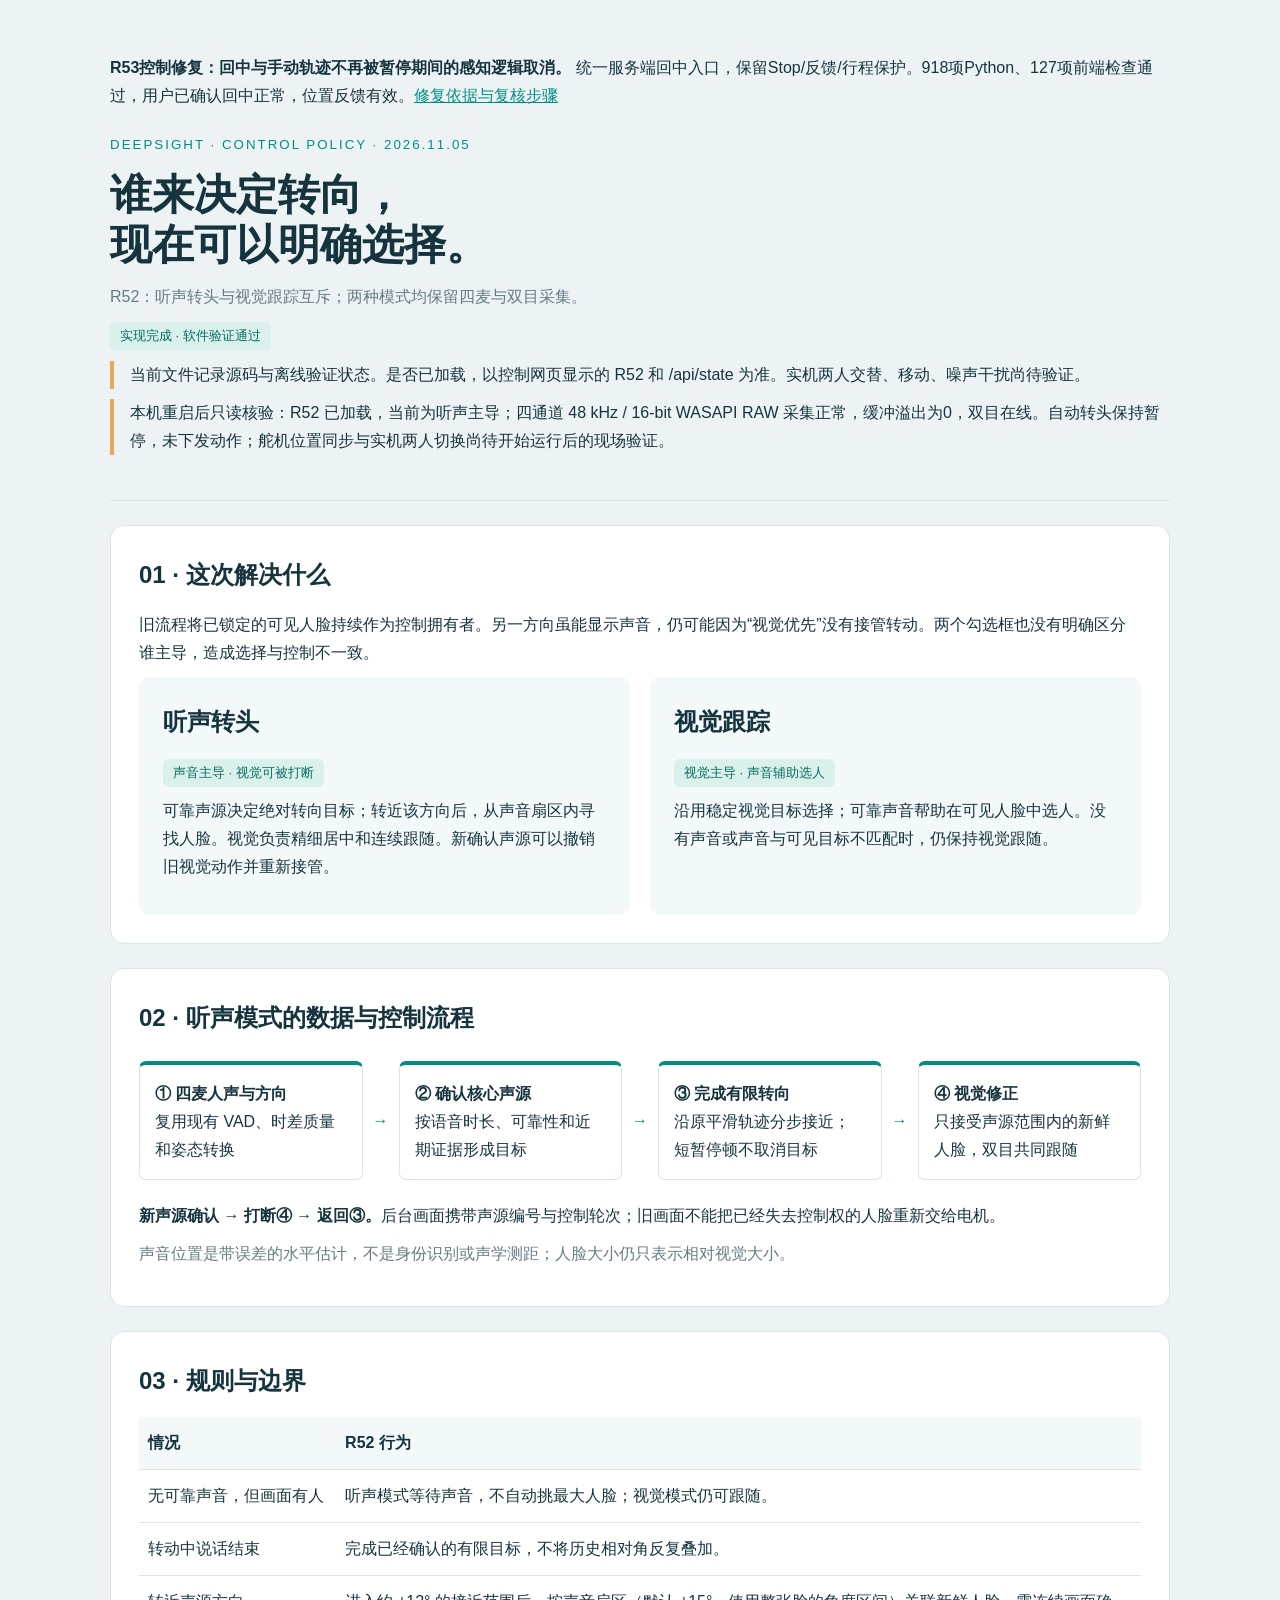
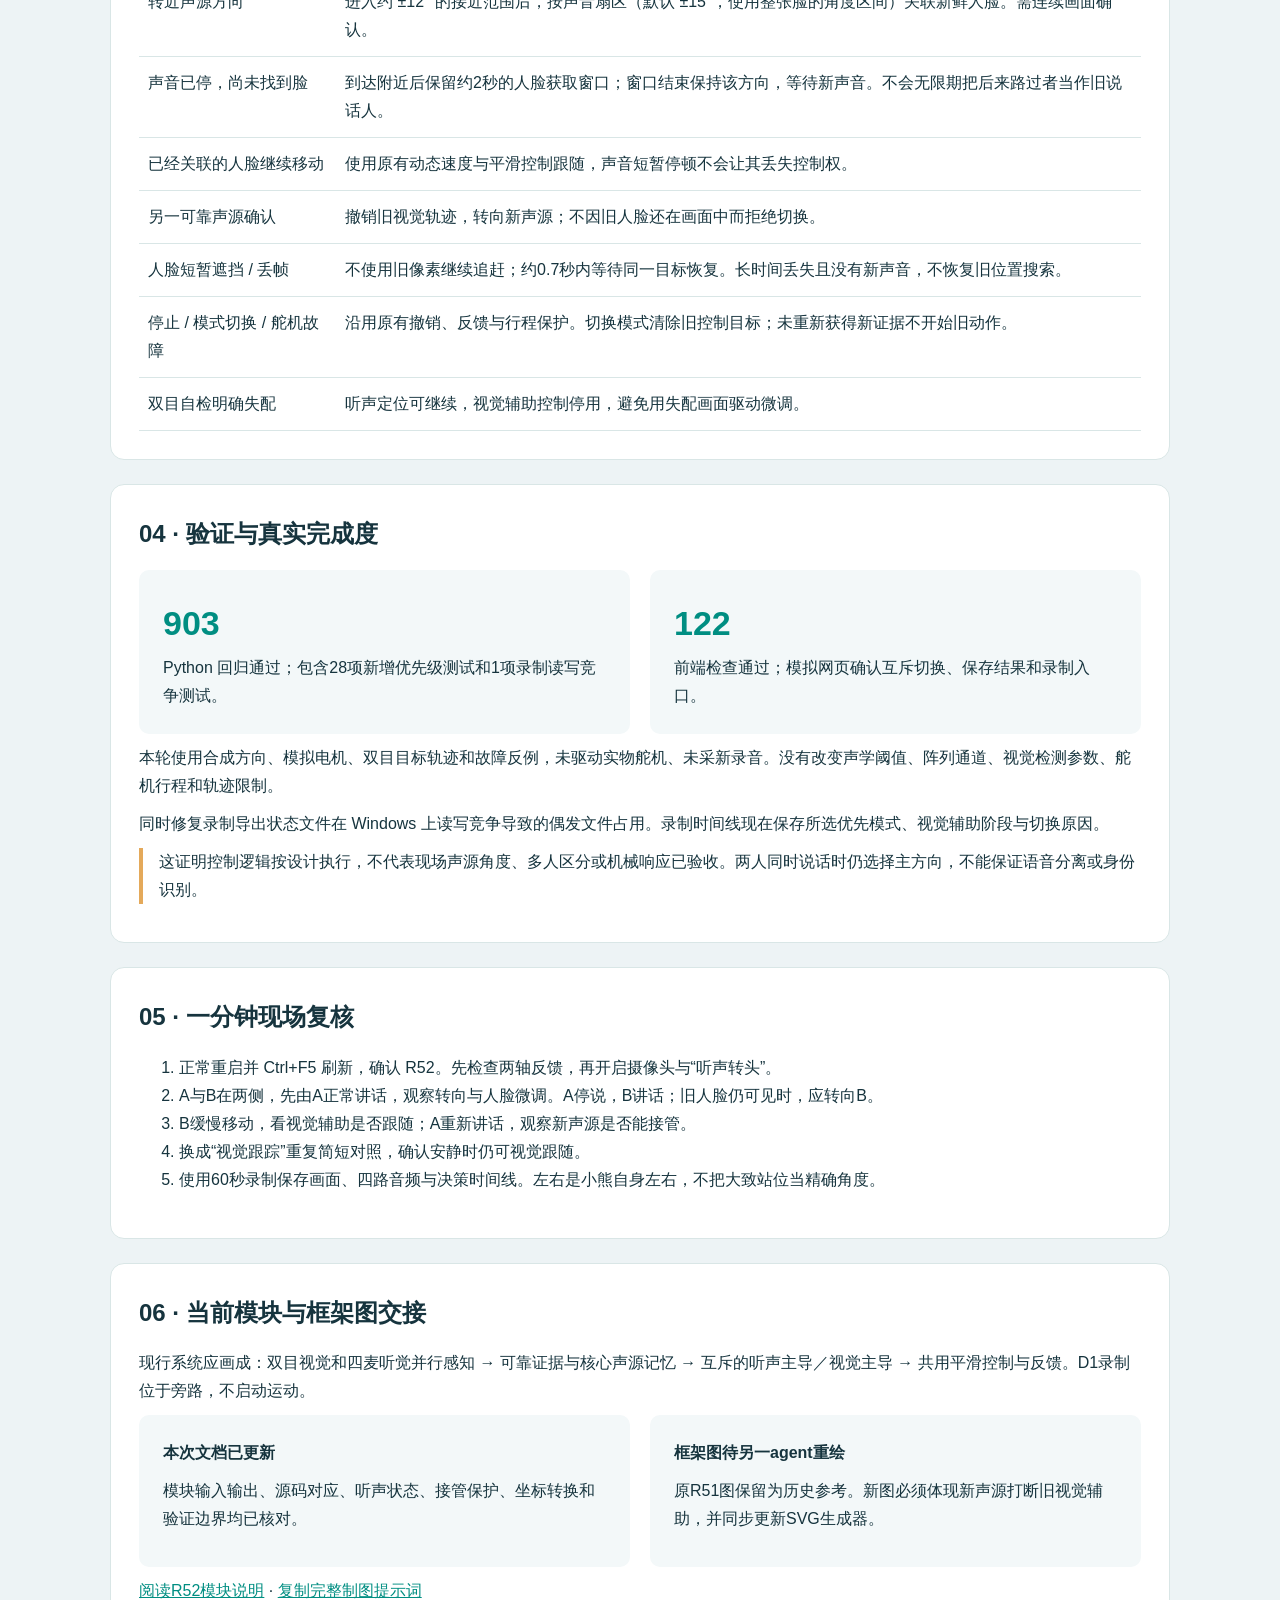
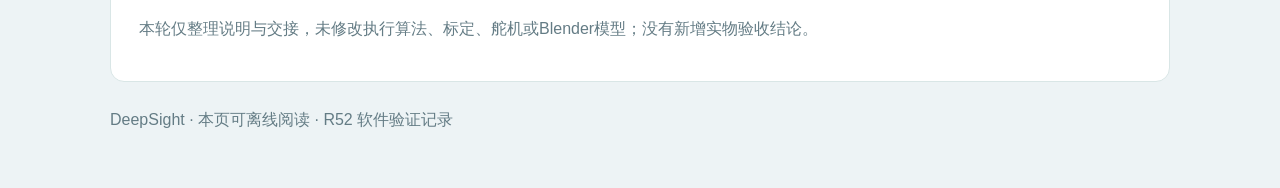
<file: docs/report/primary-modes-r52.html>
<!doctype html>
<html lang="zh-CN"><meta charset="utf-8"><meta name="viewport" content="width=device-width,initial-scale=1">
<title>DeepSight · R52 双主模式评估</title>
<style>
:root{color-scheme:light;--ink:#16343e;--muted:#647c85;--teal:#008e82;--line:#d9e6e6}*{box-sizing:border-box}body{margin:0;background:#edf3f5;color:var(--ink);font:16px/1.75 'Segoe UI','Microsoft YaHei',sans-serif}main{max-width:1120px;margin:auto;padding:54px 30px}header{padding:20px 0 35px;border-bottom:1px solid var(--line)}small{letter-spacing:2px;color:var(--teal)}h1{font-size:42px;line-height:1.2;margin:12px 0}h2{font-size:24px;margin:0 0 15px}p{margin:10px 0}.muted{color:var(--muted)}section{background:white;border:1px solid var(--line);border-radius:14px;padding:28px;margin:24px 0}.grid{display:grid;grid-template-columns:1fr 1fr;gap:20px}.card{background:#f3f8f9;border-radius:10px;padding:24px}.tag{display:inline-block;padding:3px 10px;border-radius:6px;font-size:13px;background:#d9f0eb;color:#076d62}.flow{display:flex;align-items:stretch;gap:10px;flex-wrap:wrap;margin:22px 0}.step{flex:1;min-width:145px;border:1px solid var(--line);border-top:4px solid var(--teal);border-radius:7px;padding:15px}.step b{display:block}.arrow{align-self:center;color:var(--teal)}table{border-collapse:collapse;width:100%}td,th{padding:12px 9px;text-align:left;border-bottom:1px solid var(--line);vertical-align:top}th{background:#f3f8f9}code{font-family:Consolas,monospace}.note{border-left:4px solid #e4a95a;padding-left:16px}.test{font-size:34px;color:var(--teal);font-weight:700}a{color:var(--teal)}@media(max-width:700px){main{padding:26px 18px}.grid{grid-template-columns:1fr}h1{font-size:32px}section{padding:20px}.arrow{display:none}}@media print{body{background:white}section{break-inside:avoid}main{padding:10px}}
</style><main><aside class="capture-boundary" id="center-repair-r53"><b>R53控制修复：回中与手动轨迹不再被暂停期间的感知逻辑取消。</b> 统一服务端回中入口，保留Stop/反馈/行程保护。918项Python、127项前端检查通过，用户已确认回中正常，位置反馈有效。<a href="../CONTROL_OWNERSHIP_R53_CN.md">修复依据与复核步骤</a></aside>
<header><small>DEEPSIGHT · CONTROL POLICY · 2026.11.05</small><h1>谁来决定转向，<br>现在可以明确选择。</h1><p class="muted">R52：听声转头与视觉跟踪互斥；两种模式均保留四麦与双目采集。</p><span class="tag">实现完成 · 软件验证通过</span><p class="note">当前文件记录源码与离线验证状态。是否已加载，以控制网页显示的 R52 和 /api/state 为准。实机两人交替、移动、噪声干扰尚待验证。</p><p id="r52-loaded-check" class="note">本机重启后只读核验：R52 已加载，当前为听声主导；四通道 48 kHz / 16-bit WASAPI RAW 采集正常，缓冲溢出为0，双目在线。自动转头保持暂停，未下发动作；舵机位置同步与实机两人切换尚待开始运行后的现场验证。</p></header>
<section><h2>01 · 这次解决什么</h2><p>旧流程将已锁定的可见人脸持续作为控制拥有者。另一方向虽能显示声音，仍可能因为“视觉优先”没有接管转动。两个勾选框也没有明确区分谁主导，造成选择与控制不一致。</p><div class="grid"><div class="card"><h2>听声转头</h2><span class="tag">声音主导 · 视觉可被打断</span><p>可靠声源决定绝对转向目标；转近该方向后，从声音扇区内寻找人脸。视觉负责精细居中和连续跟随。新确认声源可以撤销旧视觉动作并重新接管。</p></div><div class="card"><h2>视觉跟踪</h2><span class="tag">视觉主导 · 声音辅助选人</span><p>沿用稳定视觉目标选择；可靠声音帮助在可见人脸中选人。没有声音或声音与可见目标不匹配时，仍保持视觉跟随。</p></div></div></section>
<section><h2>02 · 听声模式的数据与控制流程</h2><div class="flow"><div class="step"><b>① 四麦人声与方向</b>复用现有 VAD、时差质量和姿态转换</div><span class="arrow">→</span><div class="step"><b>② 确认核心声源</b>按语音时长、可靠性和近期证据形成目标</div><span class="arrow">→</span><div class="step"><b>③ 完成有限转向</b>沿原平滑轨迹分步接近；短暂停顿不取消目标</div><span class="arrow">→</span><div class="step"><b>④ 视觉修正</b>只接受声源范围内的新鲜人脸，双目共同跟随</div></div><p><b>新声源确认 → 打断④ → 返回③。</b>后台画面携带声源编号与控制轮次；旧画面不能把已经失去控制权的人脸重新交给电机。</p><p class="muted">声音位置是带误差的水平估计，不是身份识别或声学测距；人脸大小仍只表示相对视觉大小。</p></section>
<section><h2>03 · 规则与边界</h2><table><thead><tr><th>情况</th><th>R52 行为</th></tr></thead><tbody>
<tr><td>无可靠声音，但画面有人</td><td>听声模式等待声音，不自动挑最大人脸；视觉模式仍可跟随。</td></tr>
<tr><td>转动中说话结束</td><td>完成已经确认的有限目标，不将历史相对角反复叠加。</td></tr>
<tr><td>转近声源方向</td><td>进入约 ±12° 的接近范围后，按声音扇区（默认 ±15°，使用整张脸的角度区间）关联新鲜人脸。需连续画面确认。</td></tr>
<tr><td>声音已停，尚未找到脸</td><td>到达附近后保留约2秒的人脸获取窗口；窗口结束保持该方向，等待新声音。不会无限期把后来路过者当作旧说话人。</td></tr>
<tr><td>已经关联的人脸继续移动</td><td>使用原有动态速度与平滑控制跟随，声音短暂停顿不会让其丢失控制权。</td></tr>
<tr><td>另一可靠声源确认</td><td>撤销旧视觉轨迹，转向新声源；不因旧人脸还在画面中而拒绝切换。</td></tr>
<tr><td>人脸短暂遮挡 / 丢帧</td><td>不使用旧像素继续追赶；约0.7秒内等待同一目标恢复。长时间丢失且没有新声音，不恢复旧位置搜索。</td></tr>
<tr><td>停止 / 模式切换 / 舵机故障</td><td>沿用原有撤销、反馈与行程保护。切换模式清除旧控制目标；未重新获得新证据不开始旧动作。</td></tr>
<tr><td>双目自检明确失配</td><td>听声定位可继续，视觉辅助控制停用，避免用失配画面驱动微调。</td></tr>
</tbody></table></section>
<section><h2>04 · 验证与真实完成度</h2><div class="grid"><div class="card"><div class="test">903</div>Python 回归通过；包含28项新增优先级测试和1项录制读写竞争测试。</div><div class="card"><div class="test">122</div>前端检查通过；模拟网页确认互斥切换、保存结果和录制入口。</div></div><p>本轮使用合成方向、模拟电机、双目目标轨迹和故障反例，未驱动实物舵机、未采新录音。没有改变声学阈值、阵列通道、视觉检测参数、舵机行程和轨迹限制。</p><p>同时修复录制导出状态文件在 Windows 上读写竞争导致的偶发文件占用。录制时间线现在保存所选优先模式、视觉辅助阶段与切换原因。</p><p class="note">这证明控制逻辑按设计执行，不代表现场声源角度、多人区分或机械响应已验收。两人同时说话时仍选择主方向，不能保证语音分离或身份识别。</p></section>
<section><h2>05 · 一分钟现场复核</h2><ol><li>正常重启并 Ctrl+F5 刷新，确认 R52。先检查两轴反馈，再开启摄像头与“听声转头”。</li><li>A与B在两侧，先由A正常讲话，观察转向与人脸微调。A停说，B讲话；旧人脸仍可见时，应转向B。</li><li>B缓慢移动，看视觉辅助是否跟随；A重新讲话，观察新声源是否能接管。</li><li>换成“视觉跟踪”重复简短对照，确认安静时仍可视觉跟随。</li><li>使用60秒录制保存画面、四路音频与决策时间线。左右是小熊自身左右，不把大致站位当精确角度。</li></ol></section>
<section id="r52-module-handoff"><h2>06 · 当前模块与框架图交接</h2><p>现行系统应画成：双目视觉和四麦听觉并行感知 → 可靠证据与核心声源记忆 → 互斥的听声主导／视觉主导 → 共用平滑控制与反馈。D1录制位于旁路，不启动运动。</p><div class="grid"><div class="card"><b>本次文档已更新</b><p>模块输入输出、源码对应、听声状态、接管保护、坐标转换和验证边界均已核对。</p></div><div class="card"><b>框架图待另一agent重绘</b><p>原R51图保留为历史参考。新图必须体现新声源打断旧视觉辅助，并同步更新SVG生成器。</p></div></div><p><a href="../ALGORITHM_ARCHITECTURE_R52_CN.md">阅读R52模块说明</a> · <a href="../AGENT_PROMPT_FRAMEWORK_R52_CN.md">复制完整制图提示词</a></p><p class="muted">本轮仅整理说明与交接，未修改执行算法、标定、舵机或Blender模型；没有新增实物验收结论。</p></section>
<footer class="muted">DeepSight · 本页可离线阅读 · R52 软件验证记录</footer></main></html>
</file>
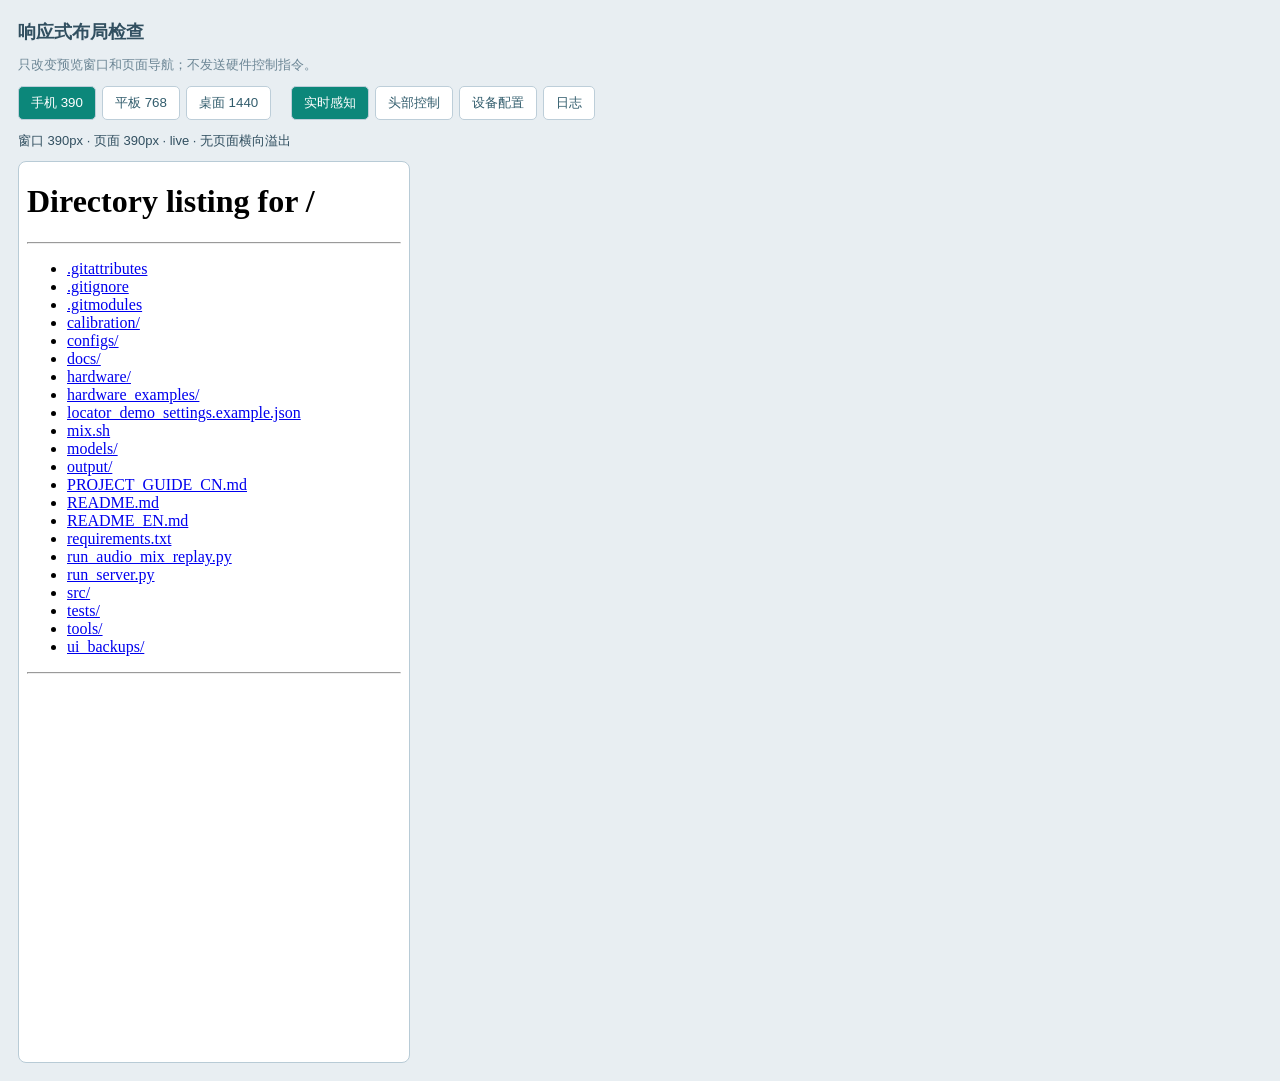
<file: src/locator_demo/web/static/ui-responsive-check.html>
<!doctype html><html lang="zh-CN"><meta charset="utf-8"><meta name="viewport" content="width=device-width,initial-scale=1"><title>DeepSight · 布局检查</title>
<style>body{margin:18px;background:#e8eef2;color:#314f60;font:13px/1.6 Segoe UI,Microsoft YaHei,sans-serif}h1{font-size:18px;margin:0 0 8px}button{padding:7px 12px;background:white;border:1px solid #bdced9;border-radius:5px;margin:0 6px 8px 0;color:#315c6c;cursor:pointer}button[aria-pressed=true]{background:#0c877a;color:white}.toolbar{display:flex;gap:14px;flex-wrap:wrap}#result{margin:3px 0 10px}iframe{display:block;width:390px;height:900px;border:1px solid #b8cbd6;border-radius:8px;background:white}p{margin:0 0 10px;color:#6c8695}</style>
<h1>响应式布局检查</h1><p>只改变预览窗口和页面导航；不发送硬件控制指令。</p>
<div class="toolbar"><div><button data-width="390" aria-pressed="true">手机 390</button><button data-width="768" aria-pressed="false">平板 768</button><button data-width="1440" aria-pressed="false">桌面 1440</button></div><div><button data-view="live" aria-pressed="true">实时感知</button><button data-view="control" aria-pressed="false">头部控制</button><button data-view="devices" aria-pressed="false">设备配置</button><button data-view="logs" aria-pressed="false">日志</button></div></div>
<div id="result">正在载入…</div><iframe id="viewport" title="真实控制页的响应式预览" src="/#live"></iframe>
<script>
const viewport=document.getElementById('viewport');let width=390,view='live';
document.querySelectorAll('[data-width]').forEach(button=>button.onclick=()=>{width=Number(button.dataset.width);viewport.style.width=width+'px';document.querySelectorAll('[data-width]').forEach(b=>b.setAttribute('aria-pressed',String(b===button)));});
document.querySelectorAll('[data-view]').forEach(button=>button.onclick=()=>{view=button.dataset.view;viewport.contentWindow.location.hash=view;document.querySelectorAll('[data-view]').forEach(b=>b.setAttribute('aria-pressed',String(b===button)));});
setInterval(()=>{try{const doc=viewport.contentDocument,root=doc.documentElement;document.getElementById('result').textContent=`窗口 ${root.clientWidth}px · 页面 ${root.scrollWidth}px · ${view} · ${root.scrollWidth<=root.clientWidth+1?'无页面横向溢出':'发现横向溢出'}`;}catch(e){document.getElementById('result').textContent='等待预览页面';}},300);
</script></html>
</file>
